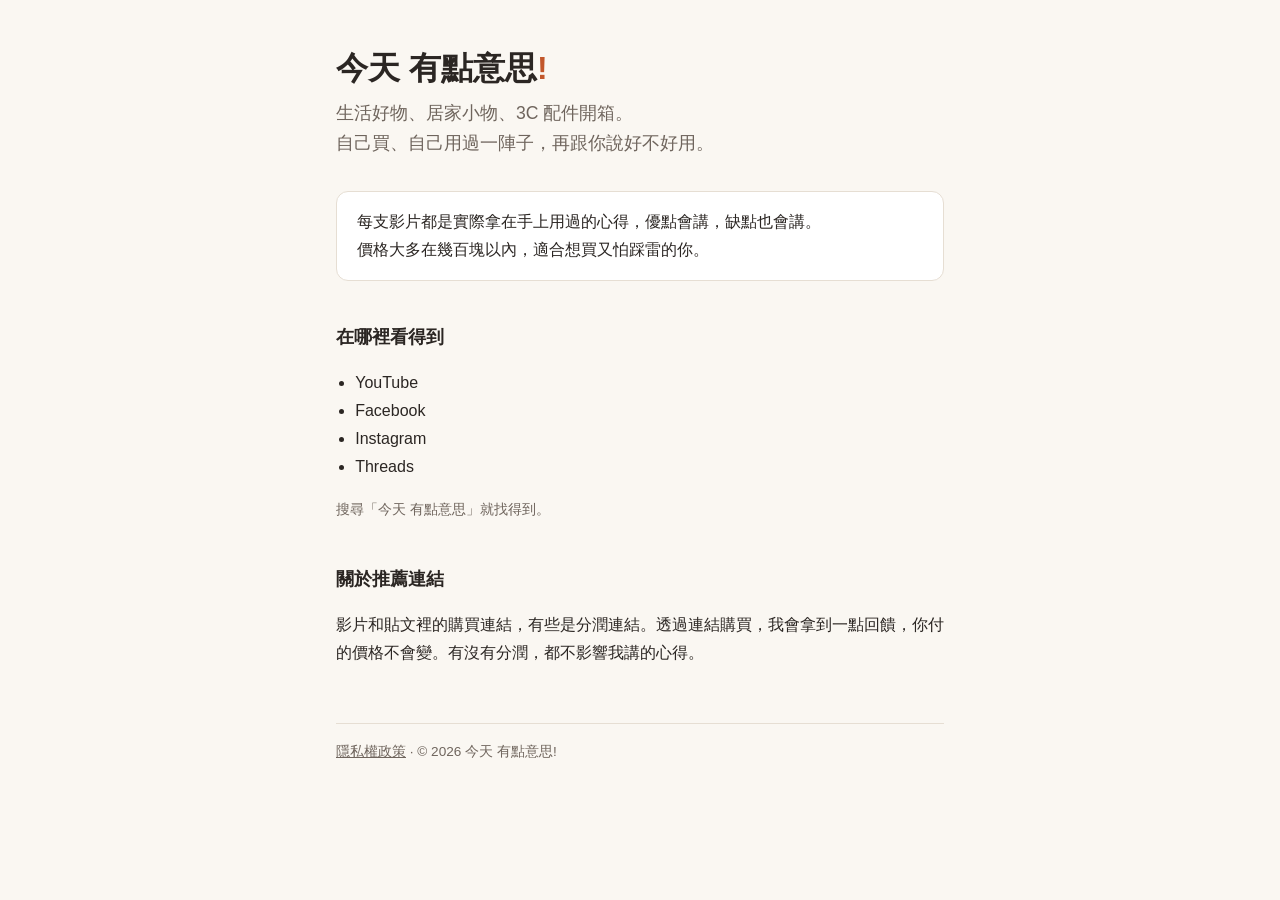
<file: index.html>
<!doctype html>
<html lang="zh-Hant-TW">
<head>
  <meta charset="utf-8">
  <meta name="viewport" content="width=device-width, initial-scale=1">
  <title>今天 有點意思!</title>
  <meta name="description" content="生活好物、居家小物、3C 配件開箱。自己買、自己用過，再跟你說好不好用。">
  <link rel="stylesheet" href="style.css">
</head>
<body>
  <main>
    <h1>今天 有點意思<span class="mark">!</span></h1>
    <p class="lead">生活好物、居家小物、3C 配件開箱。<br>自己買、自己用過一陣子，再跟你說好不好用。</p>

    <div class="card">
      <p>每支影片都是實際拿在手上用過的心得，優點會講，缺點也會講。<br>
      價格大多在幾百塊以內，適合想買又怕踩雷的你。</p>
    </div>

    <h2>在哪裡看得到</h2>
    <ul>
      <li>YouTube</li>
      <li>Facebook</li>
      <li>Instagram</li>
      <li>Threads</li>
    </ul>
    <p class="muted">搜尋「今天 有點意思」就找得到。</p>

    <h2>關於推薦連結</h2>
    <p>影片和貼文裡的購買連結，有些是分潤連結。透過連結購買，我會拿到一點回饋，你付的價格不會變。有沒有分潤，都不影響我講的心得。</p>

    <footer>
      <a href="privacy.html">隱私權政策</a> · © 2026 今天 有點意思!
    </footer>
  </main>
</body>
</html>
</file>
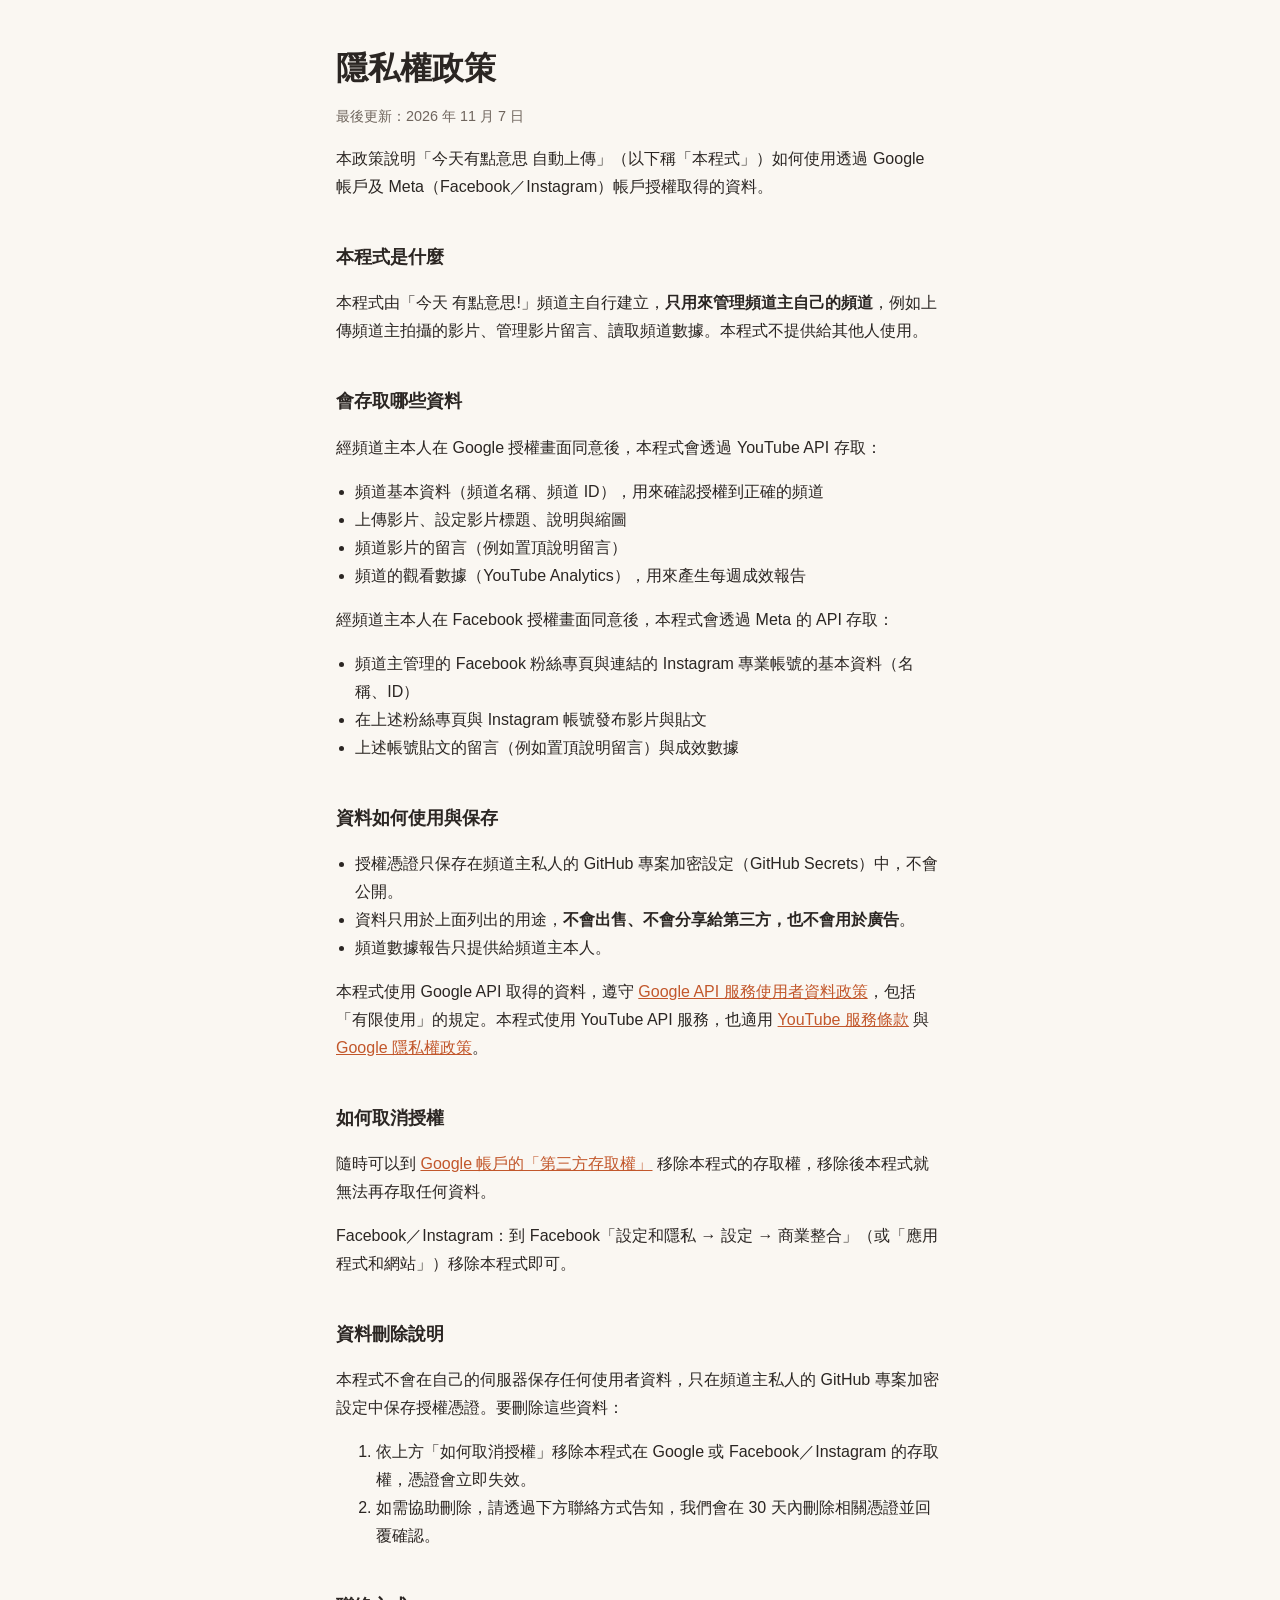
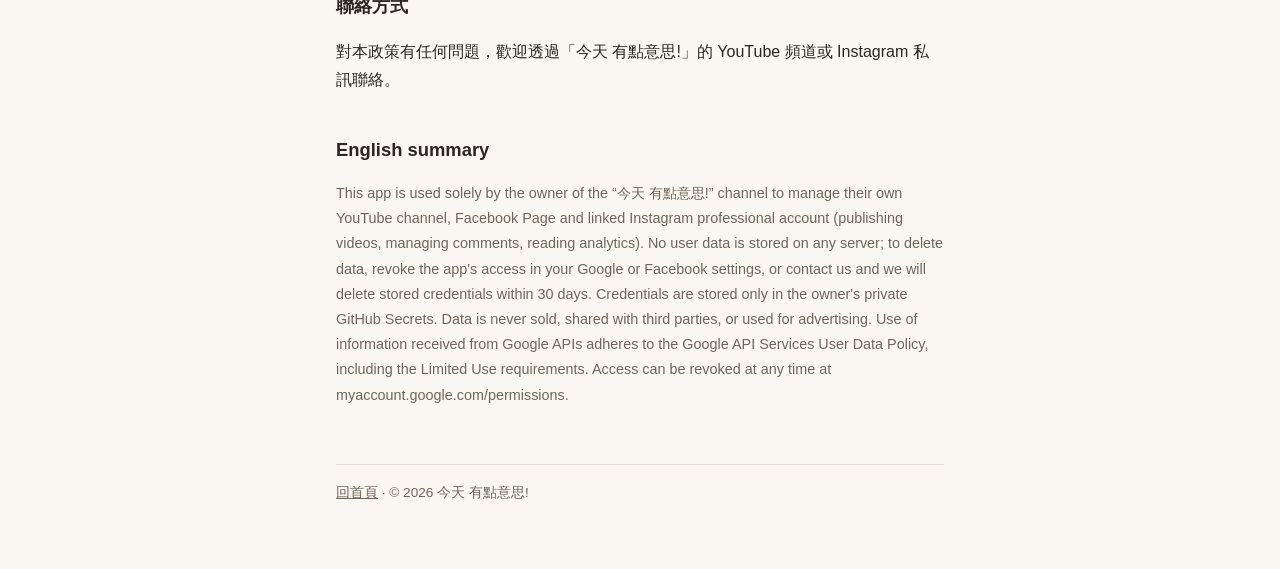
<file: privacy.html>
<!doctype html>
<html lang="zh-Hant-TW">
<head>
  <meta charset="utf-8">
  <meta name="viewport" content="width=device-width, initial-scale=1">
  <title>隱私權政策｜今天 有點意思!</title>
  <link rel="stylesheet" href="style.css">
</head>
<body>
  <main>
    <h1>隱私權政策</h1>
    <p class="muted">最後更新：2026 年 11 月 7 日</p>

    <p>本政策說明「今天有點意思 自動上傳」（以下稱「本程式」）如何使用透過 Google 帳戶及 Meta（Facebook／Instagram）帳戶授權取得的資料。</p>

    <h2>本程式是什麼</h2>
    <p>本程式由「今天 有點意思!」頻道主自行建立，<strong>只用來管理頻道主自己的頻道</strong>，例如上傳頻道主拍攝的影片、管理影片留言、讀取頻道數據。本程式不提供給其他人使用。</p>

    <h2>會存取哪些資料</h2>
    <p>經頻道主本人在 Google 授權畫面同意後，本程式會透過 YouTube API 存取：</p>
    <ul>
      <li>頻道基本資料（頻道名稱、頻道 ID），用來確認授權到正確的頻道</li>
      <li>上傳影片、設定影片標題、說明與縮圖</li>
      <li>頻道影片的留言（例如置頂說明留言）</li>
      <li>頻道的觀看數據（YouTube Analytics），用來產生每週成效報告</li>
    </ul>
    <p>經頻道主本人在 Facebook 授權畫面同意後，本程式會透過 Meta 的 API 存取：</p>
    <ul>
      <li>頻道主管理的 Facebook 粉絲專頁與連結的 Instagram 專業帳號的基本資料（名稱、ID）</li>
      <li>在上述粉絲專頁與 Instagram 帳號發布影片與貼文</li>
      <li>上述帳號貼文的留言（例如置頂說明留言）與成效數據</li>
    </ul>

    <h2>資料如何使用與保存</h2>
    <ul>
      <li>授權憑證只保存在頻道主私人的 GitHub 專案加密設定（GitHub Secrets）中，不會公開。</li>
      <li>資料只用於上面列出的用途，<strong>不會出售、不會分享給第三方，也不會用於廣告</strong>。</li>
      <li>頻道數據報告只提供給頻道主本人。</li>
    </ul>
    <p>本程式使用 Google API 取得的資料，遵守 <a href="https://developers.google.com/terms/api-services-user-data-policy">Google API 服務使用者資料政策</a>，包括「有限使用」的規定。本程式使用 YouTube API 服務，也適用 <a href="https://www.youtube.com/t/terms">YouTube 服務條款</a> 與 <a href="https://policies.google.com/privacy">Google 隱私權政策</a>。</p>

    <h2>如何取消授權</h2>
    <p>隨時可以到 <a href="https://myaccount.google.com/permissions">Google 帳戶的「第三方存取權」</a> 移除本程式的存取權，移除後本程式就無法再存取任何資料。</p>
    <p>Facebook／Instagram：到 Facebook「設定和隱私 → 設定 → 商業整合」（或「應用程式和網站」）移除本程式即可。</p>

    <h2 id="data-deletion">資料刪除說明</h2>
    <p>本程式不會在自己的伺服器保存任何使用者資料，只在頻道主私人的 GitHub 專案加密設定中保存授權憑證。要刪除這些資料：</p>
    <ol>
      <li>依上方「如何取消授權」移除本程式在 Google 或 Facebook／Instagram 的存取權，憑證會立即失效。</li>
      <li>如需協助刪除，請透過下方聯絡方式告知，我們會在 30 天內刪除相關憑證並回覆確認。</li>
    </ol>

    <h2>聯絡方式</h2>
    <p>對本政策有任何問題，歡迎透過「今天 有點意思!」的 YouTube 頻道或 Instagram 私訊聯絡。</p>

    <h2>English summary</h2>
    <p class="muted">This app is used solely by the owner of the “今天 有點意思!” channel to manage their own YouTube channel, Facebook Page and linked Instagram professional account (publishing videos, managing comments, reading analytics). No user data is stored on any server; to delete data, revoke the app's access in your Google or Facebook settings, or contact us and we will delete stored credentials within 30 days. Credentials are stored only in the owner's private GitHub Secrets. Data is never sold, shared with third parties, or used for advertising. Use of information received from Google APIs adheres to the Google API Services User Data Policy, including the Limited Use requirements. Access can be revoked at any time at myaccount.google.com/permissions.</p>

    <footer>
      <a href="index.html">回首頁</a> · © 2026 今天 有點意思!
    </footer>
  </main>
</body>
</html>
</file>
<file: style.css>
:root {
  --bg: #faf7f2;
  --text: #2b2623;
  --muted: #6f655d;
  --accent: #c2572b;
  --line: #e6ded3;
  --card: #ffffff;
}

@media (prefers-color-scheme: dark) {
  :root {
    --bg: #1c1917;
    --text: #f1ece6;
    --muted: #b3a89d;
    --accent: #f08a5d;
    --line: #3a332e;
    --card: #26211e;
  }
}

* { box-sizing: border-box; }

body {
  margin: 0;
  background: var(--bg);
  color: var(--text);
  font-family: -apple-system, BlinkMacSystemFont, "PingFang TC", "Noto Sans TC", "Microsoft JhengHei", sans-serif;
  line-height: 1.75;
}

main {
  max-width: 640px;
  margin: 0 auto;
  padding: 48px 16px 64px;
}

h1 { font-size: 2rem; line-height: 1.3; margin: 0 0 8px; }
h1 .mark { color: var(--accent); }
h2 { font-size: 1.15rem; margin: 40px 0 8px; }

p, li { color: var(--text); }
.lead { font-size: 1.1rem; color: var(--muted); margin: 0 0 32px; }
.muted { color: var(--muted); font-size: 0.9rem; }

.card {
  background: var(--card);
  border: 1px solid var(--line);
  border-radius: 12px;
  padding: 16px 20px;
}

.card p { margin: 0; }

ul { padding-left: 1.2em; }

a { color: var(--accent); }

footer {
  margin-top: 56px;
  padding-top: 16px;
  border-top: 1px solid var(--line);
  color: var(--muted);
  font-size: 0.85rem;
}

footer a { color: var(--muted); }
</file>
